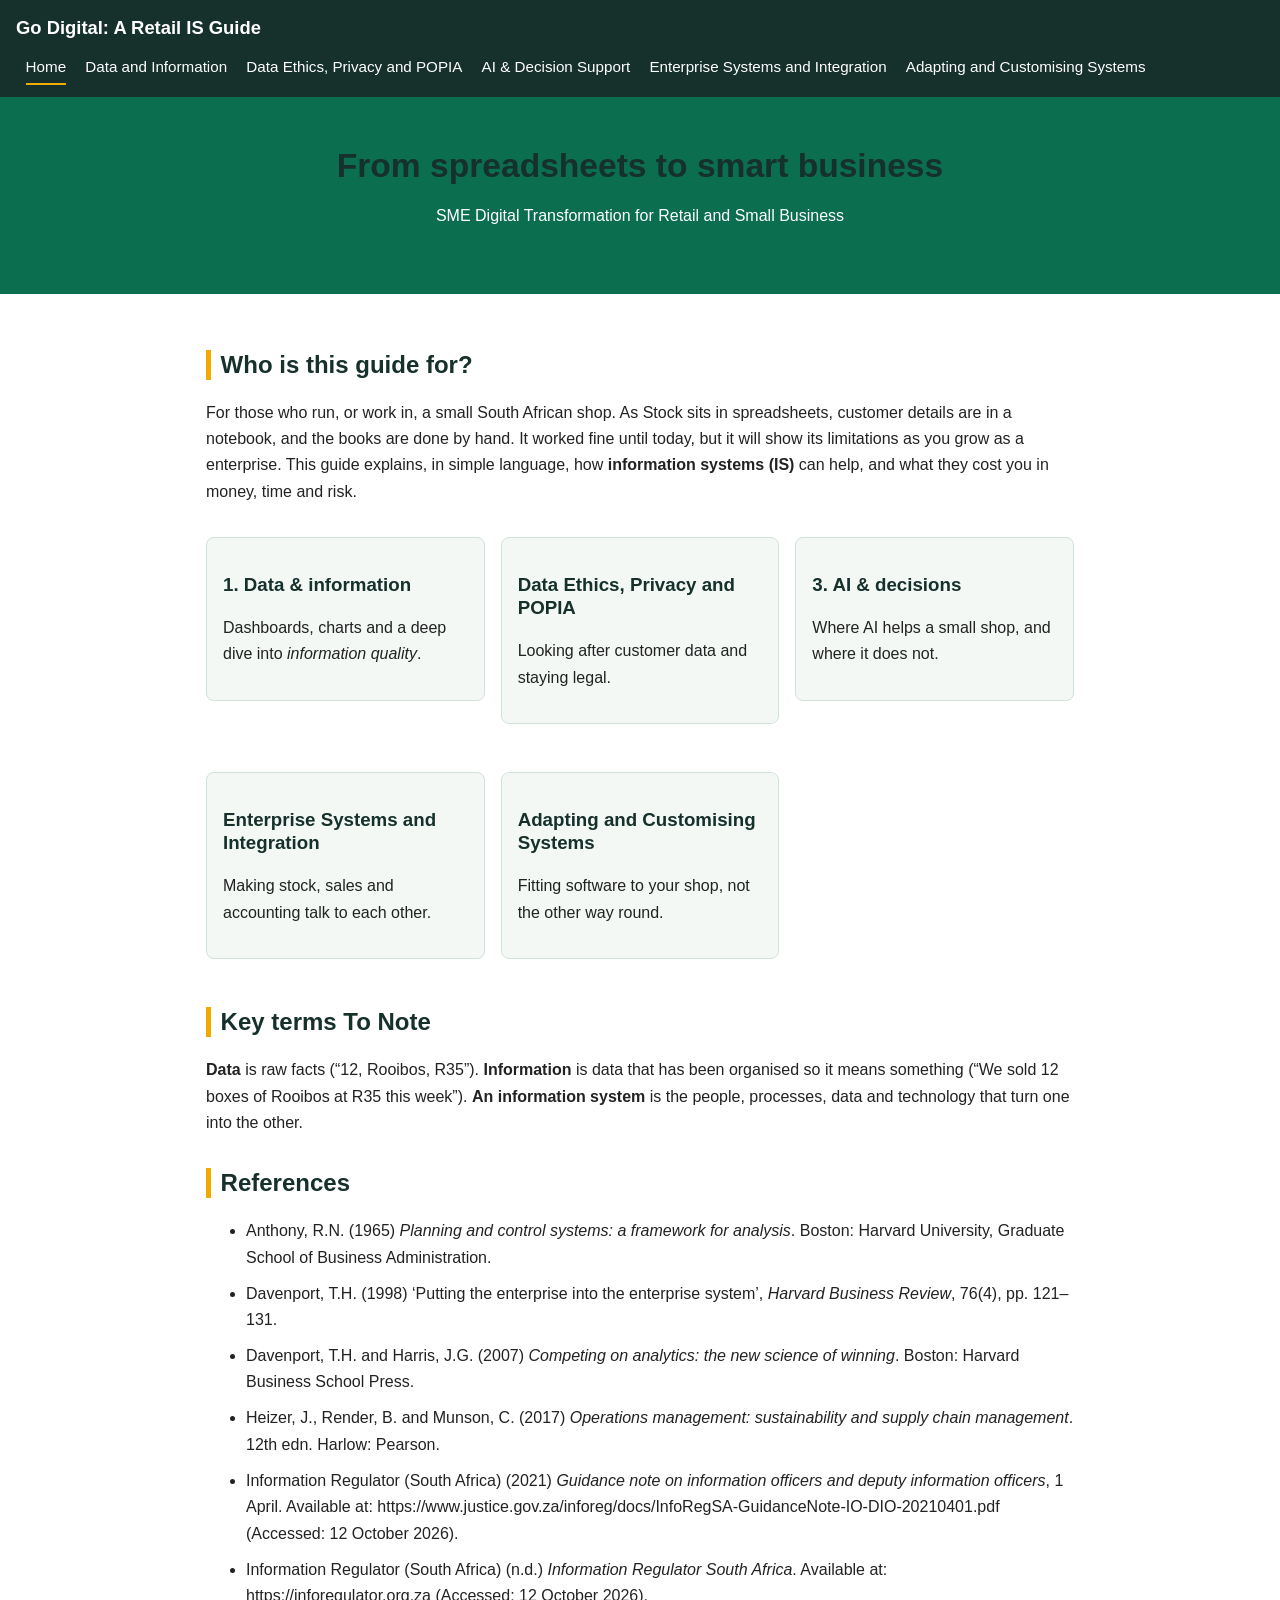
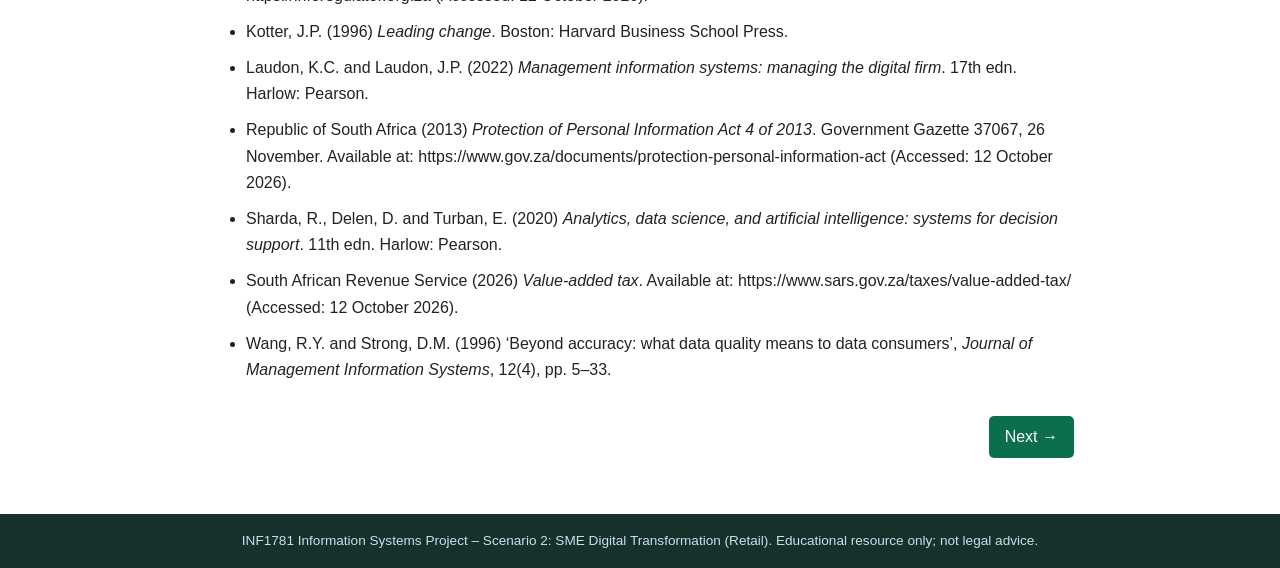
<file: site/index.html>
<!DOCTYPE html>
<html lang="en"><head><meta charset="UTF-8"><meta name="viewport" content="width=device-width, initial-scale=1.0"><title>Home | Go Digital Retail Guide</title><style>
:root{--g:#0b6e4f;--d:#16302b;--l:#f3f8f5;--a:#f2a900;--t:#222}
*{box-sizing:border-box}
body{font-family:Segoe UI,Arial,sans-serif;margin:0;color:var(--t);line-height:1.65;background:#fff}
header{background:var(--d);color:#fff;padding:.8rem 1rem;display:flex;flex-wrap:wrap;justify-content:space-between;align-items:center;gap:.5rem}
header strong{font-size:1.15rem}
nav{display:flex;flex-wrap:wrap}
nav a{color:#fff;text-decoration:none;margin:0 .6rem;padding:.2rem 0;font-size:.95rem}
nav a:hover,nav a.on{border-bottom:2px solid var(--a)}
.hero{background:var(--g);color:#fff;padding:3rem 1rem;text-align:center}
.hero h1{margin:0 0 .5rem;font-size:2.1rem}
main{max-width:900px;margin:auto;padding:1.5rem 1rem}
h1,h2,h3{color:var(--d);line-height:1.25}
h2{border-left:5px solid var(--a);padding-left:.6rem;margin-top:2rem}
.card{background:var(--l);border:1px solid #cfe3d8;border-radius:8px;padding:1rem;margin:1rem 0}
.grid{display:grid;grid-template-columns:repeat(auto-fit,minmax(250px,1fr));gap:1rem}
.grid a{text-decoration:none;color:inherit}
.grid .card:hover{border-color:var(--g);box-shadow:0 2px 8px #0002}
.tip{border-left:5px solid var(--g);background:#eaf6ef;padding:.7rem 1rem;margin:1rem 0}
.warn{border-left:5px solid #c0392b;background:#fdecea;padding:.7rem 1rem;margin:1rem 0}
table{border-collapse:collapse;width:100%;margin:1rem 0;font-size:.93rem}
th,td{border:1px solid #bbb;padding:.45rem;text-align:left}
th{background:var(--d);color:#fff}
.bad{background:#fdecea}
.bar{background:#ddd;border-radius:4px;margin:.3rem 0}
.bar div{background:var(--g);color:#fff;padding:.15rem .5rem;border-radius:4px;font-size:.85rem;white-space:nowrap}
.tbl{overflow-x:auto}
.pn{display:flex;justify-content:space-between;margin-top:2rem}
.pn a{background:var(--g);color:#fff;padding:.5rem 1rem;border-radius:5px;text-decoration:none}
footer{background:var(--d);color:#cde;text-align:center;padding:1rem;font-size:.85rem;margin-top:2rem}
.refs li{margin-bottom:.6rem;word-break:break-word}
</style></head><body>
<header><strong>Go Digital: A Retail IS Guide</strong><nav><a href="index.html" class=on>Home</a><a href="information-management.html">Data and Information</a><a href="popia.html">Data Ethics, Privacy and POPIA</a><a href="ai.html">AI &amp; Decision Support</a><a href="enterprise.html">Enterprise Systems and Integration</a><a href="customising.html">Adapting and Customising Systems</a></nav></header>
<div class="hero"><h1>From spreadsheets to smart business</h1><p> SME Digital Transformation for Retail and Small Business</p></div><main>
<h2>Who is this guide for?</h2>
<p> For those who run, or work in, a small South African shop. As Stock sits in spreadsheets, customer details are in a notebook, and the books are done by hand. It worked fine until today, but it will show its limitations as you grow as a enterprise. This guide explains, in simple language, how <strong>information systems (IS)</strong> can help, and what they cost you in money, time and risk.</p>

<div class="grid">
<a href="information-management.html"><div class="card"><h3>1. Data &amp; information</h3><p>Dashboards, charts and a deep dive into <em>information quality</em>.</p></div></a>
<a href="popia.html"><div class="card"><h3>Data Ethics, Privacy and POPIA</h3><p>Looking after customer data and staying legal.</p></div></a>
<a href="ai.html"><div class="card"><h3>3. AI &amp; decisions</h3><p>Where AI helps a small shop, and where it does not.</p></div></a>
<a href="enterprise.html"><div class="card"><h3>Enterprise Systems and Integration</h3><p>Making stock, sales and accounting talk to each other.</p></div></a>
<a href="customising.html"><div class="card"><h3>Adapting and Customising Systems</h3><p>Fitting software to your shop, not the other way round.</p></div></a></div>
<h2>Key terms To Note</h2>
<p><strong>Data</strong> is raw facts (&ldquo;12, Rooibos, R35&rdquo;). <strong>Information</strong> is data that has been organised so it means something (&ldquo;We sold 12 boxes of Rooibos at R35 this week&rdquo;). <strong>An information system</strong> is the people, processes, data and technology that turn one into the other.</p>
<h2>References</h2>
<ul class="refs">
<li>Anthony, R.N. (1965) <em>Planning and control systems: a framework for analysis</em>. Boston: Harvard University, Graduate School of Business Administration.</li>
<li>Davenport, T.H. (1998) &lsquo;Putting the enterprise into the enterprise system&rsquo;, <em>Harvard Business Review</em>, 76(4), pp. 121&ndash;131.</li>
<li>Davenport, T.H. and Harris, J.G. (2007) <em>Competing on analytics: the new science of winning</em>. Boston: Harvard Business School Press.</li>
<li>Heizer, J., Render, B. and Munson, C. (2017) <em>Operations management: sustainability and supply chain management</em>. 12th edn. Harlow: Pearson.</li>
<li>Information Regulator (South Africa) (2021) <em>Guidance note on information officers and deputy information officers</em>, 1 April. Available at: https://www.justice.gov.za/inforeg/docs/InfoRegSA-GuidanceNote-IO-DIO-20210401.pdf (Accessed: 12 October 2026).</li>
<li>Information Regulator (South Africa) (n.d.) <em>Information Regulator South Africa</em>. Available at: https://inforegulator.org.za (Accessed: 12 October 2026).</li>
<li>Kotter, J.P. (1996) <em>Leading change</em>. Boston: Harvard Business School Press.</li>
<li>Laudon, K.C. and Laudon, J.P. (2022) <em>Management information systems: managing the digital firm</em>. 17th edn. Harlow: Pearson.</li>
<li>Republic of South Africa (2013) <em>Protection of Personal Information Act 4 of 2013</em>. Government Gazette 37067, 26 November. Available at: https://www.gov.za/documents/protection-personal-information-act (Accessed: 12 October 2026).</li>
<li>Sharda, R., Delen, D. and Turban, E. (2020) <em>Analytics, data science, and artificial intelligence: systems for decision support</em>. 11th edn. Harlow: Pearson.</li>
<li>South African Revenue Service (2026) <em>Value-added tax</em>. Available at: https://www.sars.gov.za/taxes/value-added-tax/ (Accessed: 12 October 2026).</li>
<li>Wang, R.Y. and Strong, D.M. (1996) &lsquo;Beyond accuracy: what data quality means to data consumers&rsquo;, <em>Journal of Management Information Systems</em>, 12(4), pp. 5&ndash;33.</li>
</ul>
<div class="pn"><span></span><a href="information-management.html">Next &rarr;</a></div></main>
<footer>INF1781 Information Systems Project &ndash; Scenario 2: SME Digital Transformation (Retail). Educational resource only; not legal advice.</footer></body></html>
</file>
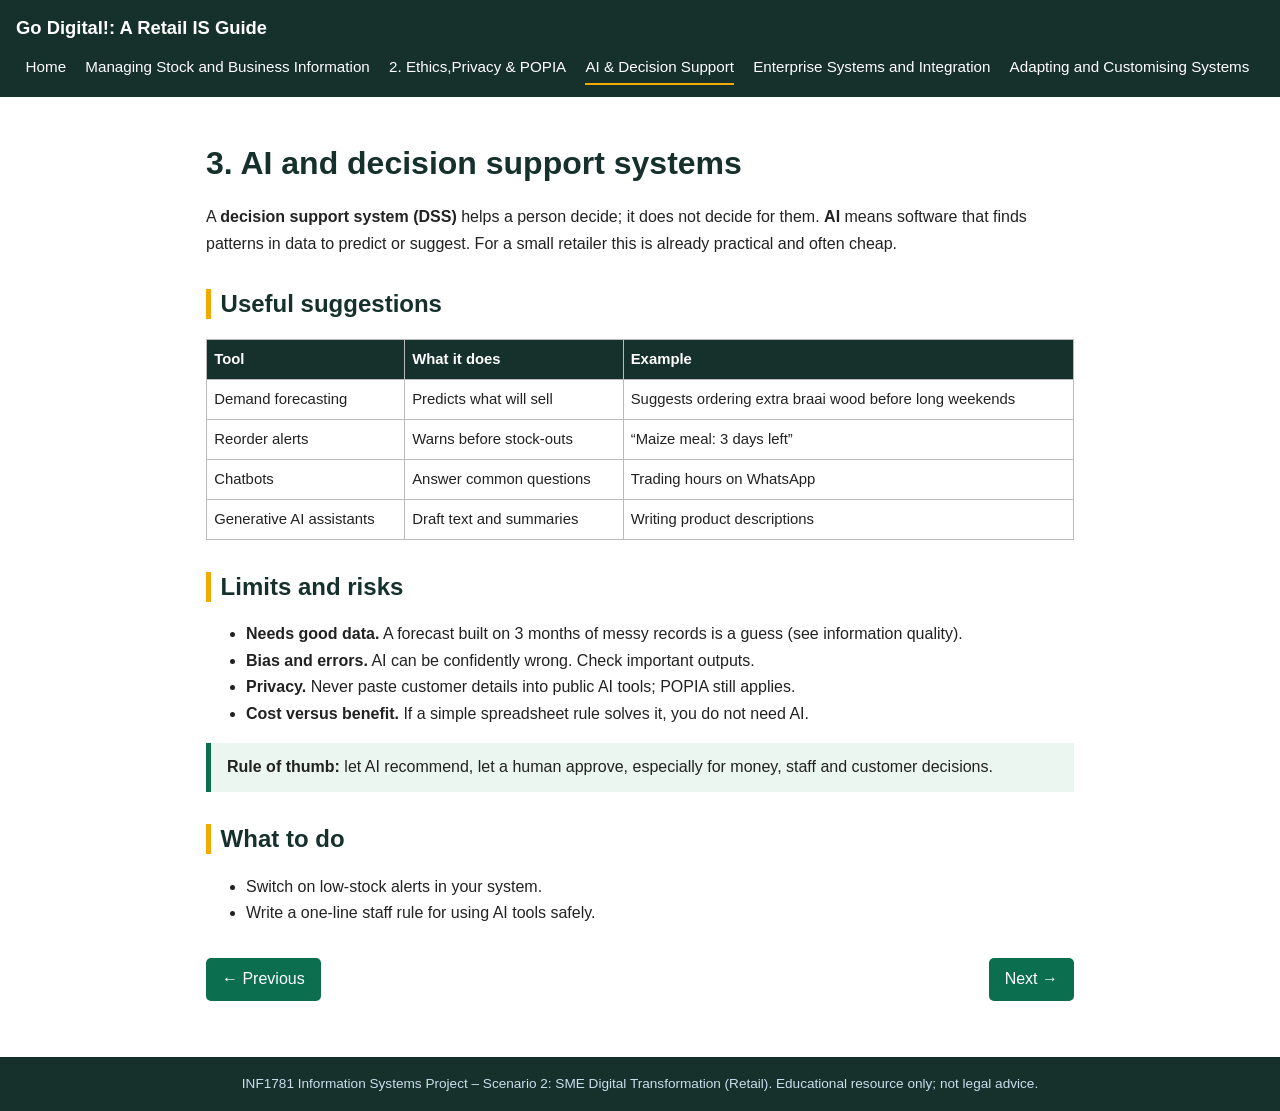
<file: site/ai.html>
<!DOCTYPE html>
<html lang="en"><head><meta charset="UTF-8"><meta name="viewport" content="width=device-width, initial-scale=1.0"><title>AI and Decision Support | Go Digital Retail Guide</title><style>
:root{--g:#0b6e4f;--d:#16302b;--l:#f3f8f5;--a:#f2a900;--t:#222}
*{box-sizing:border-box}
body{font-family:Segoe UI,Arial,sans-serif;margin:0;color:var(--t);line-height:1.65;background:#fff}
header{background:var(--d);color:#fff;padding:.8rem 1rem;display:flex;flex-wrap:wrap;justify-content:space-between;align-items:center;gap:.5rem}
header strong{font-size:1.15rem}
nav{display:flex;flex-wrap:wrap}
nav a{color:#fff;text-decoration:none;margin:0 .6rem;padding:.2rem 0;font-size:.95rem}
nav a:hover,nav a.on{border-bottom:2px solid var(--a)}
.hero{background:var(--g);color:#fff;padding:3rem 1rem;text-align:center}
.hero h1{margin:0 0 .5rem;font-size:2.1rem}
main{max-width:900px;margin:auto;padding:1.5rem 1rem}
h1,h2,h3{color:var(--d);line-height:1.25}
h2{border-left:5px solid var(--a);padding-left:.6rem;margin-top:2rem}
.card{background:var(--l);border:1px solid #cfe3d8;border-radius:8px;padding:1rem;margin:1rem 0}
.grid{display:grid;grid-template-columns:repeat(auto-fit,minmax(250px,1fr));gap:1rem}
.grid a{text-decoration:none;color:inherit}
.grid .card:hover{border-color:var(--g);box-shadow:0 2px 8px #0002}
.tip{border-left:5px solid var(--g);background:#eaf6ef;padding:.7rem 1rem;margin:1rem 0}
.warn{border-left:5px solid #c0392b;background:#fdecea;padding:.7rem 1rem;margin:1rem 0}
table{border-collapse:collapse;width:100%;margin:1rem 0;font-size:.93rem}
th,td{border:1px solid #bbb;padding:.45rem;text-align:left}
th{background:var(--d);color:#fff}
.bad{background:#fdecea}
.bar{background:#ddd;border-radius:4px;margin:.3rem 0}
.bar div{background:var(--g);color:#fff;padding:.15rem .5rem;border-radius:4px;font-size:.85rem;white-space:nowrap}
.tbl{overflow-x:auto}
.pn{display:flex;justify-content:space-between;margin-top:2rem}
.pn a{background:var(--g);color:#fff;padding:.5rem 1rem;border-radius:5px;text-decoration:none}
footer{background:var(--d);color:#cde;text-align:center;padding:1rem;font-size:.85rem;margin-top:2rem}
</style></head><body>
<header><strong>Go Digital!: A Retail IS Guide</strong><nav><a href="index.html">Home</a><a href="information-management.html">Managing Stock and Business Information</a><a href="popia.html">2. Ethics,Privacy &amp; POPIA</a><a href="ai.html" class=on>AI &amp; Decision Support</a><a href="enterprise.html">Enterprise Systems and Integration</a><a href="customising.html">Adapting and Customising Systems</a></nav></header>
<main>
<h1>3. AI and decision support systems</h1>
<p>A <strong>decision support system (DSS)</strong> helps a person decide; it does not decide for them. <strong>AI</strong> means software that finds patterns in data to predict or suggest. For a small retailer this is already practical and often cheap.</p>
<h2>Useful suggestions</h2>
<table><tr><th>Tool</th><th>What it does</th><th>Example</th></tr>
<tr><td>Demand forecasting</td><td>Predicts what will sell</td><td>Suggests ordering extra braai wood before long weekends</td></tr>
<tr><td>Reorder alerts</td><td>Warns before stock-outs</td><td>&ldquo;Maize meal: 3 days left&rdquo;</td></tr>
<tr><td>Chatbots</td><td>Answer common questions</td><td>Trading hours on WhatsApp</td></tr>
<tr><td>Generative AI assistants</td><td>Draft text and summaries</td><td>Writing product descriptions</td></tr></table>
<h2>Limits and risks</h2>
<ul><li><strong>Needs good data.</strong> A forecast built on 3 months of messy records is a guess (see information quality).</li>
<li><strong>Bias and errors.</strong> AI can be confidently wrong. Check important outputs.</li>
<li><strong>Privacy.</strong> Never paste customer details into public AI tools; POPIA still applies.</li>
<li><strong>Cost versus benefit.</strong> If a simple spreadsheet rule solves it, you do not need AI.</li></ul>
<div class="tip"><strong>Rule of thumb:</strong> let AI recommend, let a human approve, especially for money, staff and customer decisions.</div>
<h2>What to do</h2><ul><li>Switch on low-stock alerts in your system.</li><li>Write a one-line staff rule for using AI tools safely.</li></ul>
<div class="pn"><a href="popia.html">&larr; Previous</a><a href="enterprise.html">Next &rarr;</a></div></main>
<footer>INF1781 Information Systems Project &ndash; Scenario 2: SME Digital Transformation (Retail). Educational resource only; not legal advice.</footer></body></html>
</file>
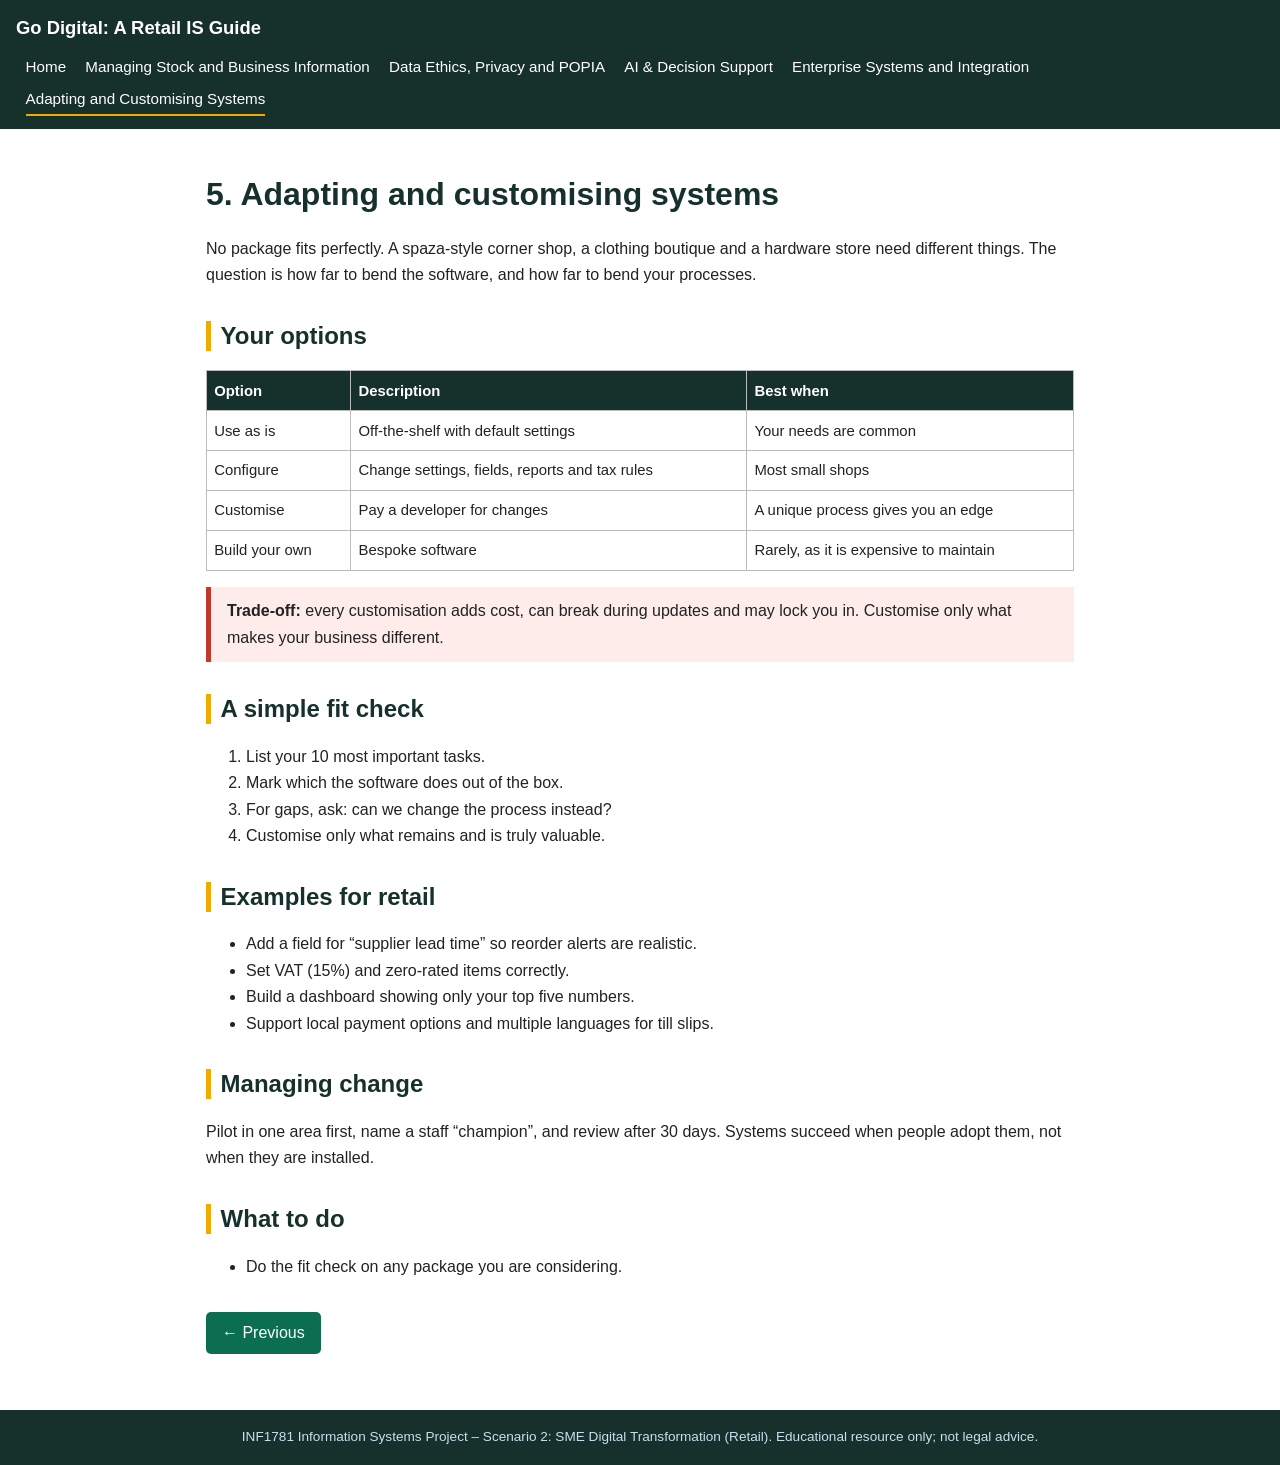
<file: site/customising.html>
<!DOCTYPE html>
<html lang="en"><head><meta charset="UTF-8"><meta name="viewport" content="width=device-width, initial-scale=1.0"><title>Adapting Information Systems | Go Digital Retail Guide</title><style>
:root{--g:#0b6e4f;--d:#16302b;--l:#f3f8f5;--a:#f2a900;--t:#222}
*{box-sizing:border-box}
body{font-family:Segoe UI,Arial,sans-serif;margin:0;color:var(--t);line-height:1.65;background:#fff}
header{background:var(--d);color:#fff;padding:.8rem 1rem;display:flex;flex-wrap:wrap;justify-content:space-between;align-items:center;gap:.5rem}
header strong{font-size:1.15rem}
nav{display:flex;flex-wrap:wrap}
nav a{color:#fff;text-decoration:none;margin:0 .6rem;padding:.2rem 0;font-size:.95rem}
nav a:hover,nav a.on{border-bottom:2px solid var(--a)}
.hero{background:var(--g);color:#fff;padding:3rem 1rem;text-align:center}
.hero h1{margin:0 0 .5rem;font-size:2.1rem}
main{max-width:900px;margin:auto;padding:1.5rem 1rem}
h1,h2,h3{color:var(--d);line-height:1.25}
h2{border-left:5px solid var(--a);padding-left:.6rem;margin-top:2rem}
.card{background:var(--l);border:1px solid #cfe3d8;border-radius:8px;padding:1rem;margin:1rem 0}
.grid{display:grid;grid-template-columns:repeat(auto-fit,minmax(250px,1fr));gap:1rem}
.grid a{text-decoration:none;color:inherit}
.grid .card:hover{border-color:var(--g);box-shadow:0 2px 8px #0002}
.tip{border-left:5px solid var(--g);background:#eaf6ef;padding:.7rem 1rem;margin:1rem 0}
.warn{border-left:5px solid #c0392b;background:#fdecea;padding:.7rem 1rem;margin:1rem 0}
table{border-collapse:collapse;width:100%;margin:1rem 0;font-size:.93rem}
th,td{border:1px solid #bbb;padding:.45rem;text-align:left}
th{background:var(--d);color:#fff}
.bad{background:#fdecea}
.bar{background:#ddd;border-radius:4px;margin:.3rem 0}
.bar div{background:var(--g);color:#fff;padding:.15rem .5rem;border-radius:4px;font-size:.85rem;white-space:nowrap}
.tbl{overflow-x:auto}
.pn{display:flex;justify-content:space-between;margin-top:2rem}
.pn a{background:var(--g);color:#fff;padding:.5rem 1rem;border-radius:5px;text-decoration:none}
footer{background:var(--d);color:#cde;text-align:center;padding:1rem;font-size:.85rem;margin-top:2rem}
</style></head><body>
<header><strong>Go Digital: A Retail IS Guide</strong><nav><a href="index.html">Home</a><a href="information-management.html">Managing Stock and Business Information</a><a href="popia.html">Data Ethics, Privacy and POPIA</a><a href="ai.html">AI &amp; Decision Support</a><a href="enterprise.html">Enterprise Systems and Integration</a><a href="customising.html" class=on>Adapting and Customising Systems</a></nav></header>
<main>
<h1>5. Adapting and customising systems</h1>
<p>No package fits perfectly. A spaza-style corner shop, a clothing boutique and a hardware store need different things. The question is how far to bend the software, and how far to bend your processes.</p>
<h2>Your options</h2>
<table><tr><th>Option</th><th>Description</th><th>Best when</th></tr>
<tr><td>Use as is</td><td>Off-the-shelf with default settings</td><td>Your needs are common</td></tr>
<tr><td>Configure</td><td>Change settings, fields, reports and tax rules</td><td>Most small shops</td></tr>
<tr><td>Customise</td><td>Pay a developer for changes</td><td>A unique process gives you an edge</td></tr>
<tr><td>Build your own</td><td>Bespoke software</td><td>Rarely, as it is expensive to maintain</td></tr></table>
<div class="warn"><strong>Trade-off:</strong> every customisation adds cost, can break during updates and may lock you in. Customise only what makes your business different.</div>
<h2>A simple fit check</h2>
<ol><li>List your 10 most important tasks.</li><li>Mark which the software does out of the box.</li><li>For gaps, ask: can we change the process instead?</li><li>Customise only what remains and is truly valuable.</li></ol>
<h2>Examples for retail</h2>
<ul><li>Add a field for &ldquo;supplier lead time&rdquo; so reorder alerts are realistic.</li><li>Set VAT (15%) and zero-rated items correctly.</li><li>Build a dashboard showing only your top five numbers.</li><li>Support local payment options and multiple languages for till slips.</li></ul>
<h2>Managing change</h2>
<p>Pilot in one area first, name a staff &ldquo;champion&rdquo;, and review after 30 days. Systems succeed when people adopt them, not when they are installed.</p>
<h2>What to do</h2><ul><li>Do the fit check on any package you are considering.</li></ul>
<div class="pn"><a href="enterprise.html">&larr; Previous</a><span></span></div></main>
<footer>INF1781 Information Systems Project &ndash; Scenario 2: SME Digital Transformation (Retail). Educational resource only; not legal advice.</footer></body></html>
</file>
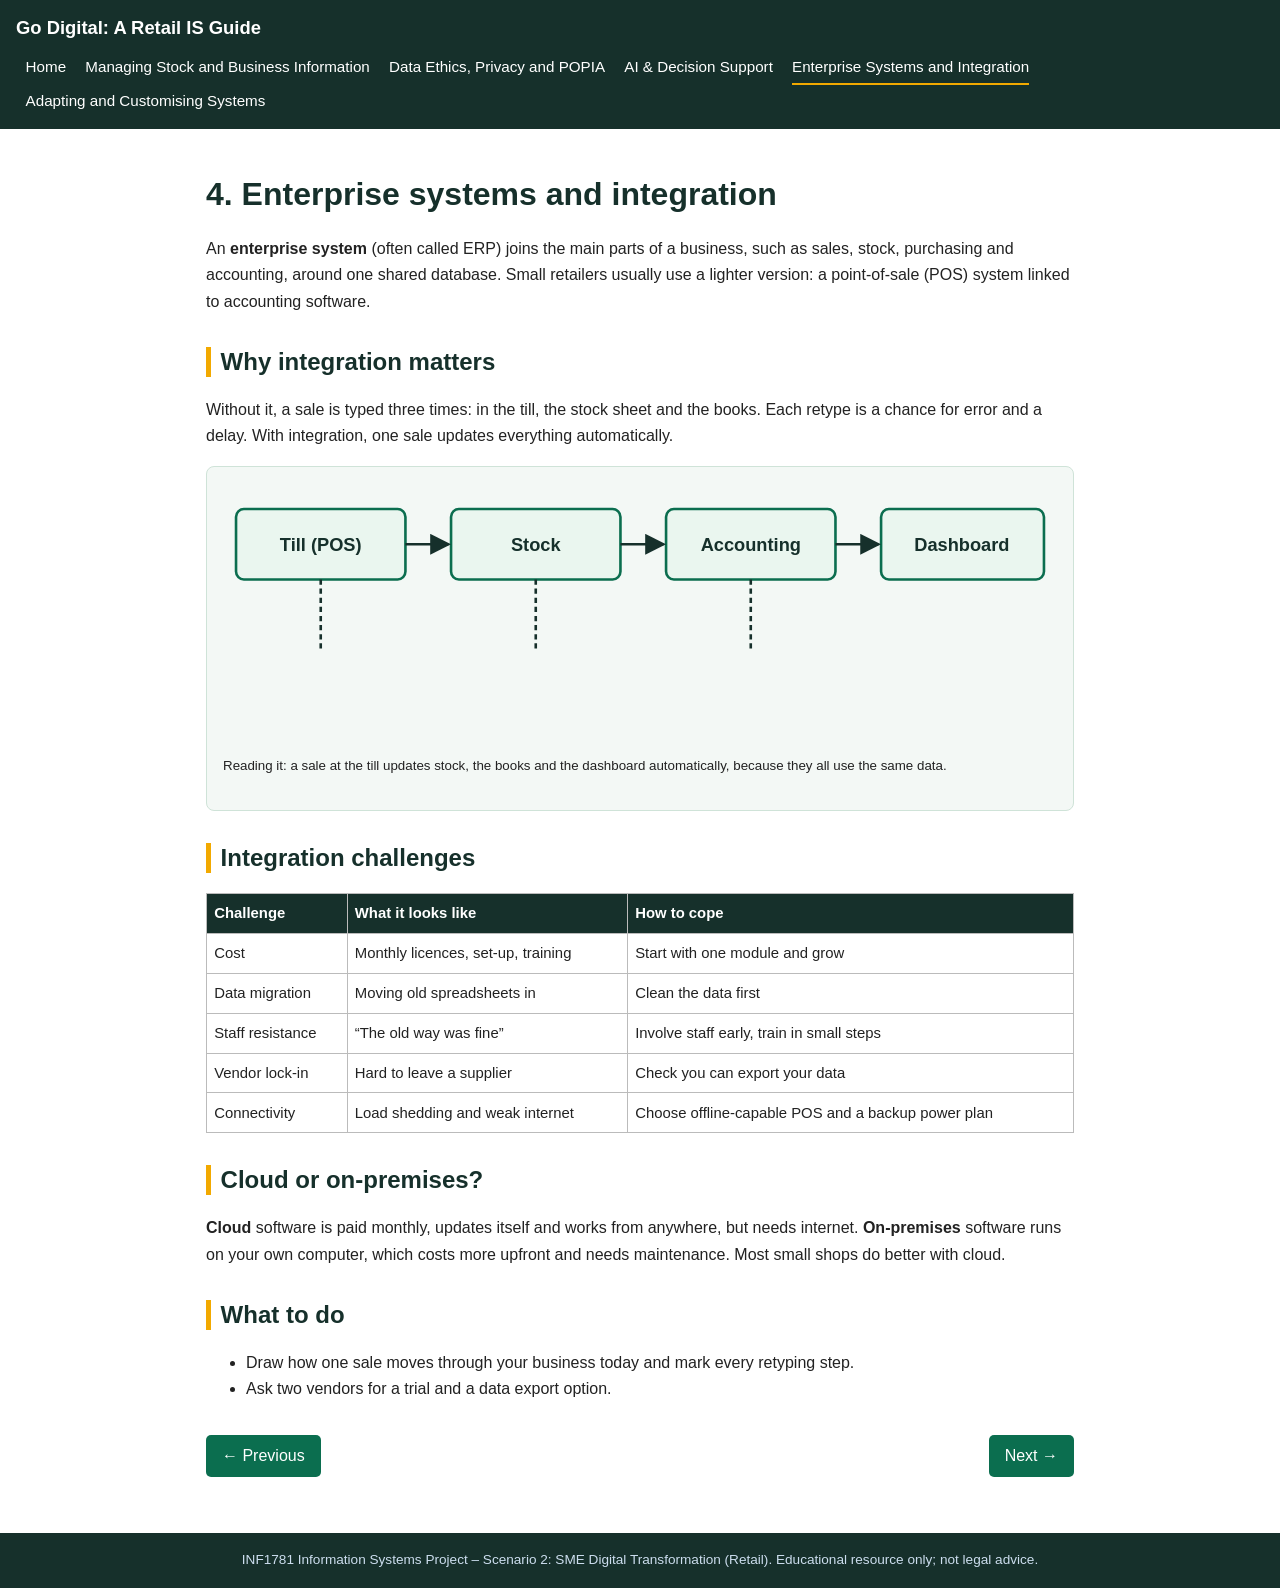
<file: site/enterprise.html>
<!DOCTYPE html>
<html lang="en"><head><meta charset="UTF-8"><meta name="viewport" content="width=device-width, initial-scale=1.0"><title>Enterprise Systems and Integration | Go Digital Retail Guide</title><style>
:root{--g:#0b6e4f;--d:#16302b;--l:#f3f8f5;--a:#f2a900;--t:#222}
*{box-sizing:border-box}
body{font-family:Segoe UI,Arial,sans-serif;margin:0;color:var(--t);line-height:1.65;background:#fff}
header{background:var(--d);color:#fff;padding:.8rem 1rem;display:flex;flex-wrap:wrap;justify-content:space-between;align-items:center;gap:.5rem}
header strong{font-size:1.15rem}
nav{display:flex;flex-wrap:wrap}
nav a{color:#fff;text-decoration:none;margin:0 .6rem;padding:.2rem 0;font-size:.95rem}
nav a:hover,nav a.on{border-bottom:2px solid var(--a)}
.hero{background:var(--g);color:#fff;padding:3rem 1rem;text-align:center}
.hero h1{margin:0 0 .5rem;font-size:2.1rem}
main{max-width:900px;margin:auto;padding:1.5rem 1rem}
h1,h2,h3{color:var(--d);line-height:1.25}
h2{border-left:5px solid var(--a);padding-left:.6rem;margin-top:2rem}
.card{background:var(--l);border:1px solid #cfe3d8;border-radius:8px;padding:1rem;margin:1rem 0}
.grid{display:grid;grid-template-columns:repeat(auto-fit,minmax(250px,1fr));gap:1rem}
.grid a{text-decoration:none;color:inherit}
.grid .card:hover{border-color:var(--g);box-shadow:0 2px 8px #0002}
.tip{border-left:5px solid var(--g);background:#eaf6ef;padding:.7rem 1rem;margin:1rem 0}
.warn{border-left:5px solid #c0392b;background:#fdecea;padding:.7rem 1rem;margin:1rem 0}
table{border-collapse:collapse;width:100%;margin:1rem 0;font-size:.93rem}
th,td{border:1px solid #bbb;padding:.45rem;text-align:left}
th{background:var(--d);color:#fff}
.bad{background:#fdecea}
.bar{background:#ddd;border-radius:4px;margin:.3rem 0}
.bar div{background:var(--g);color:#fff;padding:.15rem .5rem;border-radius:4px;font-size:.85rem;white-space:nowrap}
.tbl{overflow-x:auto}
.pn{display:flex;justify-content:space-between;margin-top:2rem}
.pn a{background:var(--g);color:#fff;padding:.5rem 1rem;border-radius:5px;text-decoration:none}
footer{background:var(--d);color:#cde;text-align:center;padding:1rem;font-size:.85rem;margin-top:2rem}
</style></head><body>
<header><strong>Go Digital: A Retail IS Guide</strong><nav><a href="index.html">Home</a><a href="information-management.html">Managing Stock and Business Information</a><a href="popia.html">Data Ethics, Privacy and POPIA</a><a href="ai.html">AI &amp; Decision Support</a><a href="enterprise.html" class=on>Enterprise Systems and Integration</a><a href="customising.html">Adapting and Customising Systems</a></nav></header>
<main>
<h1>4. Enterprise systems and integration</h1>
<p>An <strong>enterprise system</strong> (often called ERP) joins the main parts of a business, such as sales, stock, purchasing and accounting, around one shared database. Small retailers usually use a lighter version: a point-of-sale (POS) system linked to accounting software.</p>
<h2>Why integration matters</h2>
<p>Without it, a sale is typed three times: in the till, the stock sheet and the books. Each retype is a chance for error and a delay. With integration, one sale updates everything automatically.</p>
<div class="card"><svg viewBox="0 0 640 200" role="img" aria-label="Diagram: till, stock, accounting and dashboard all connect to one shared database" style="width:100%;height:auto">
<defs><marker id="a" markerWidth="8" markerHeight="8" refX="7" refY="4" orient="auto"><path d="M0,0 L8,4 L0,8 z" fill="#16302b"/></marker></defs>
<g fill="#eaf6ef" stroke="#0b6e4f" stroke-width="2"><rect x="10" y="20" width="130" height="54" rx="6"/><rect x="175" y="20" width="130" height="54" rx="6"/><rect x="340" y="20" width="130" height="54" rx="6"/><rect x="505" y="20" width="125" height="54" rx="6"/></g>
<g font-size="14" fill="#16302b" text-anchor="middle" font-weight="bold"><text x="75" y="52">Till (POS)</text><text x="240" y="52">Stock</text><text x="405" y="52">Accounting</text><text x="567" y="52">Dashboard</text></g>
<g stroke="#16302b" stroke-width="2" marker-end="url(#a)"><line x1="140" y1="47" x2="173" y2="47"/><line x1="305" y1="47" x2="338" y2="47"/><line x1="470" y1="47" x2="503" y2="47"/></g>
<g stroke="#16302b" stroke-width="2" stroke-dasharray="4 3"><line x1="75" y1="74" x2="75" y2="130"/><line x1="240" y1="74" x2="240" y2="130"/><line x1="405" y1="74" x2="405" y2="130"/><line x1("url(#a)"><line x1("url(#a)"><line x1("url(#a)"><line x1("url(#a)"><line x1("url(#a)"><line x1("url(#a)"><line x1("url(#a)"><line x1("url(#a)"><line x1("url(#a)"><line x1("url(#a)"><line x1("url(#a)"><line x1("url(#a)"><line x1("url(#a)"><line x1("url(#a)"><line x1("url(#a)"><line x1("url(#a)"><line x₁ = 75; y₁ = 74;	x₂ = 75;	y₂ = 130;
<p><small>Reading it: a sale at the till updates stock, the books and the dashboard automatically, because they all use the same data.</small></p></div>
<h2>Integration challenges</h2>
<table><tr><th>Challenge</th><th>What it looks like</th><th>How to cope</th></tr>
<tr><td>Cost</td><td>Monthly licences, set-up, training</td><td>Start with one module and grow</td></tr>
<tr><td>Data migration</td><td>Moving old spreadsheets in</td><td>Clean the data first</td></tr>
<tr><td>Staff resistance</td><td>&ldquo;The old way was fine&rdquo;</td><td>Involve staff early, train in small steps</td></tr>
<tr><td>Vendor lock-in</td><td>Hard to leave a supplier</td><td>Check you can export your data</td></tr>
<tr><td>Connectivity</td><td>Load shedding and weak internet</td><td>Choose offline-capable POS and a backup power plan</td></tr></table>
<h2>Cloud or on-premises?</h2>
<p><strong>Cloud</strong> software is paid monthly, updates itself and works from anywhere, but needs internet. <strong>On-premises</strong> software runs on your own computer, which costs more upfront and needs maintenance. Most small shops do better with cloud.</p>
<h2>What to do</h2><ul><li>Draw how one sale moves through your business today and mark every retyping step.</li><li>Ask two vendors for a trial and a data export option.</li></ul>
<div class="pn"><a href="ai.html">&larr; Previous</a><a href="customising.html">Next &rarr;</a></div></main>
<footer>INF1781 Information Systems Project &ndash; Scenario 2: SME Digital Transformation (Retail). Educational resource only; not legal advice.</footer></body></html>
</file>
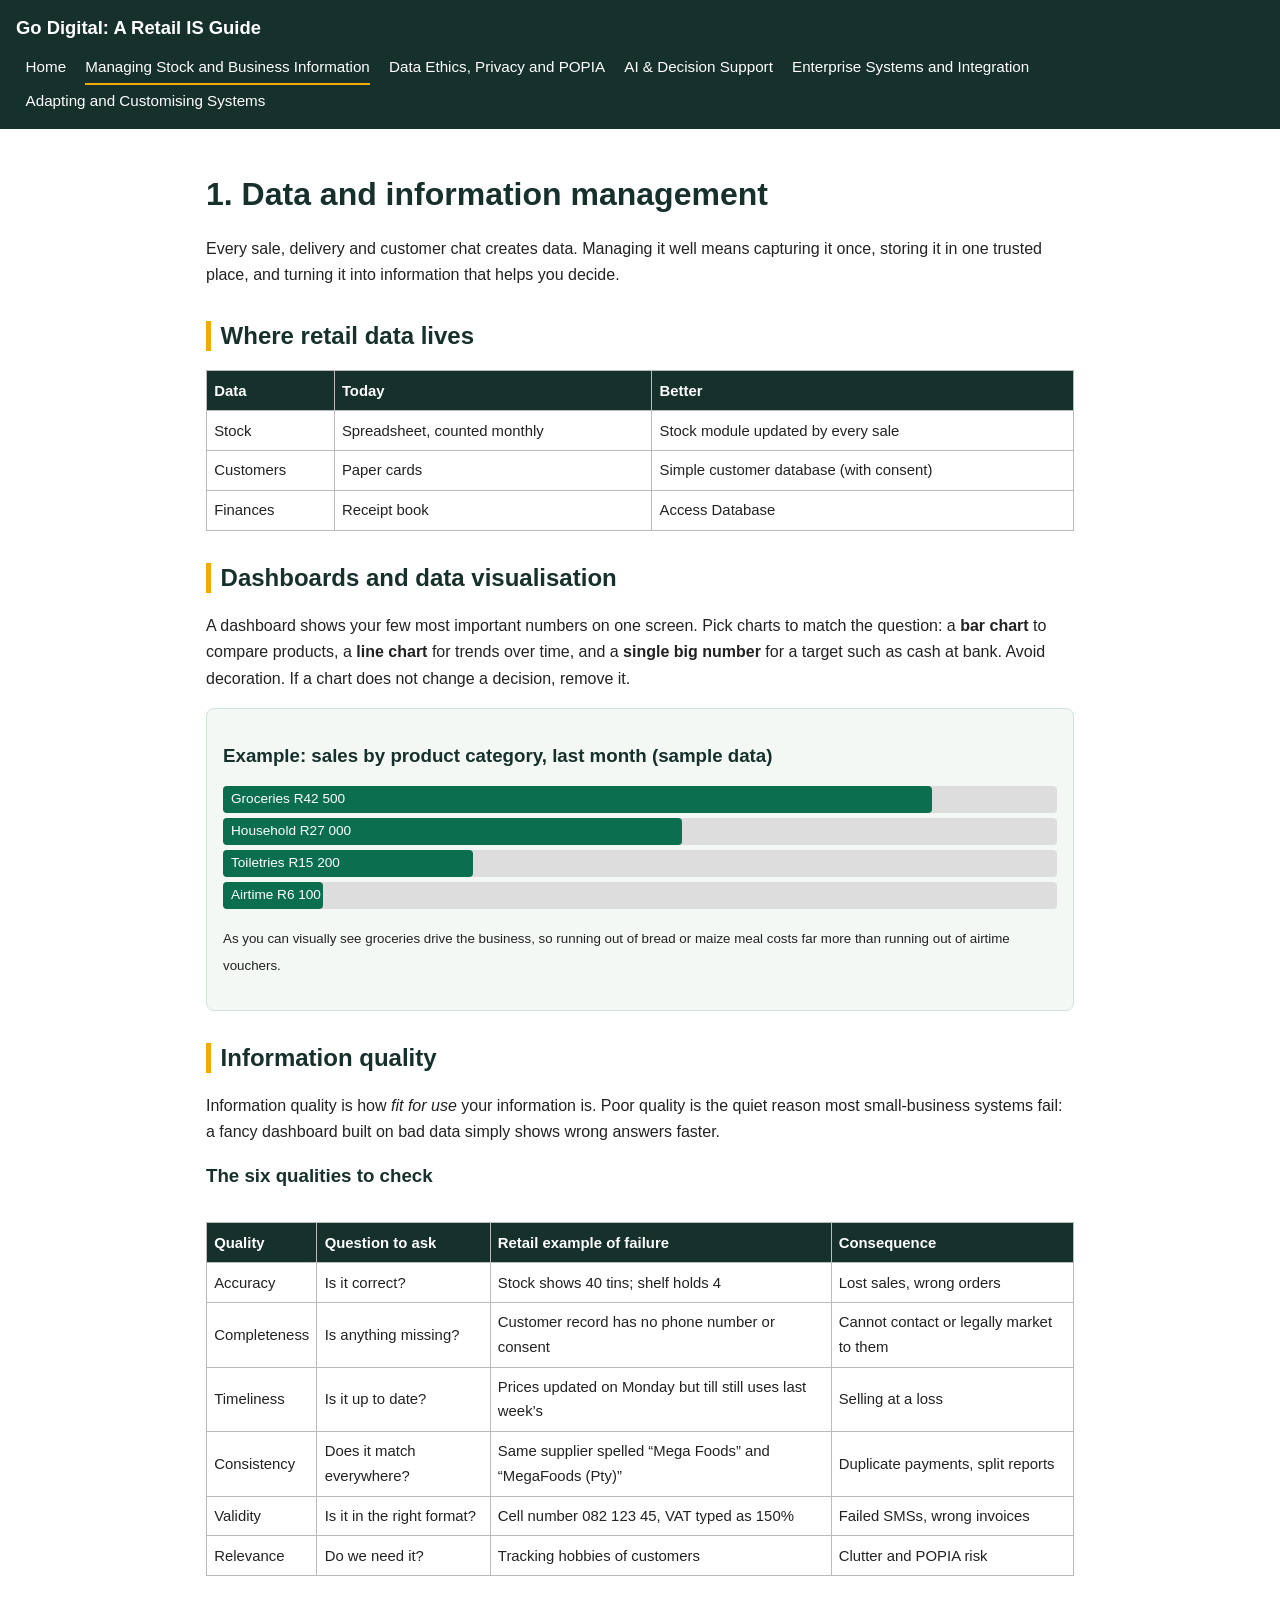
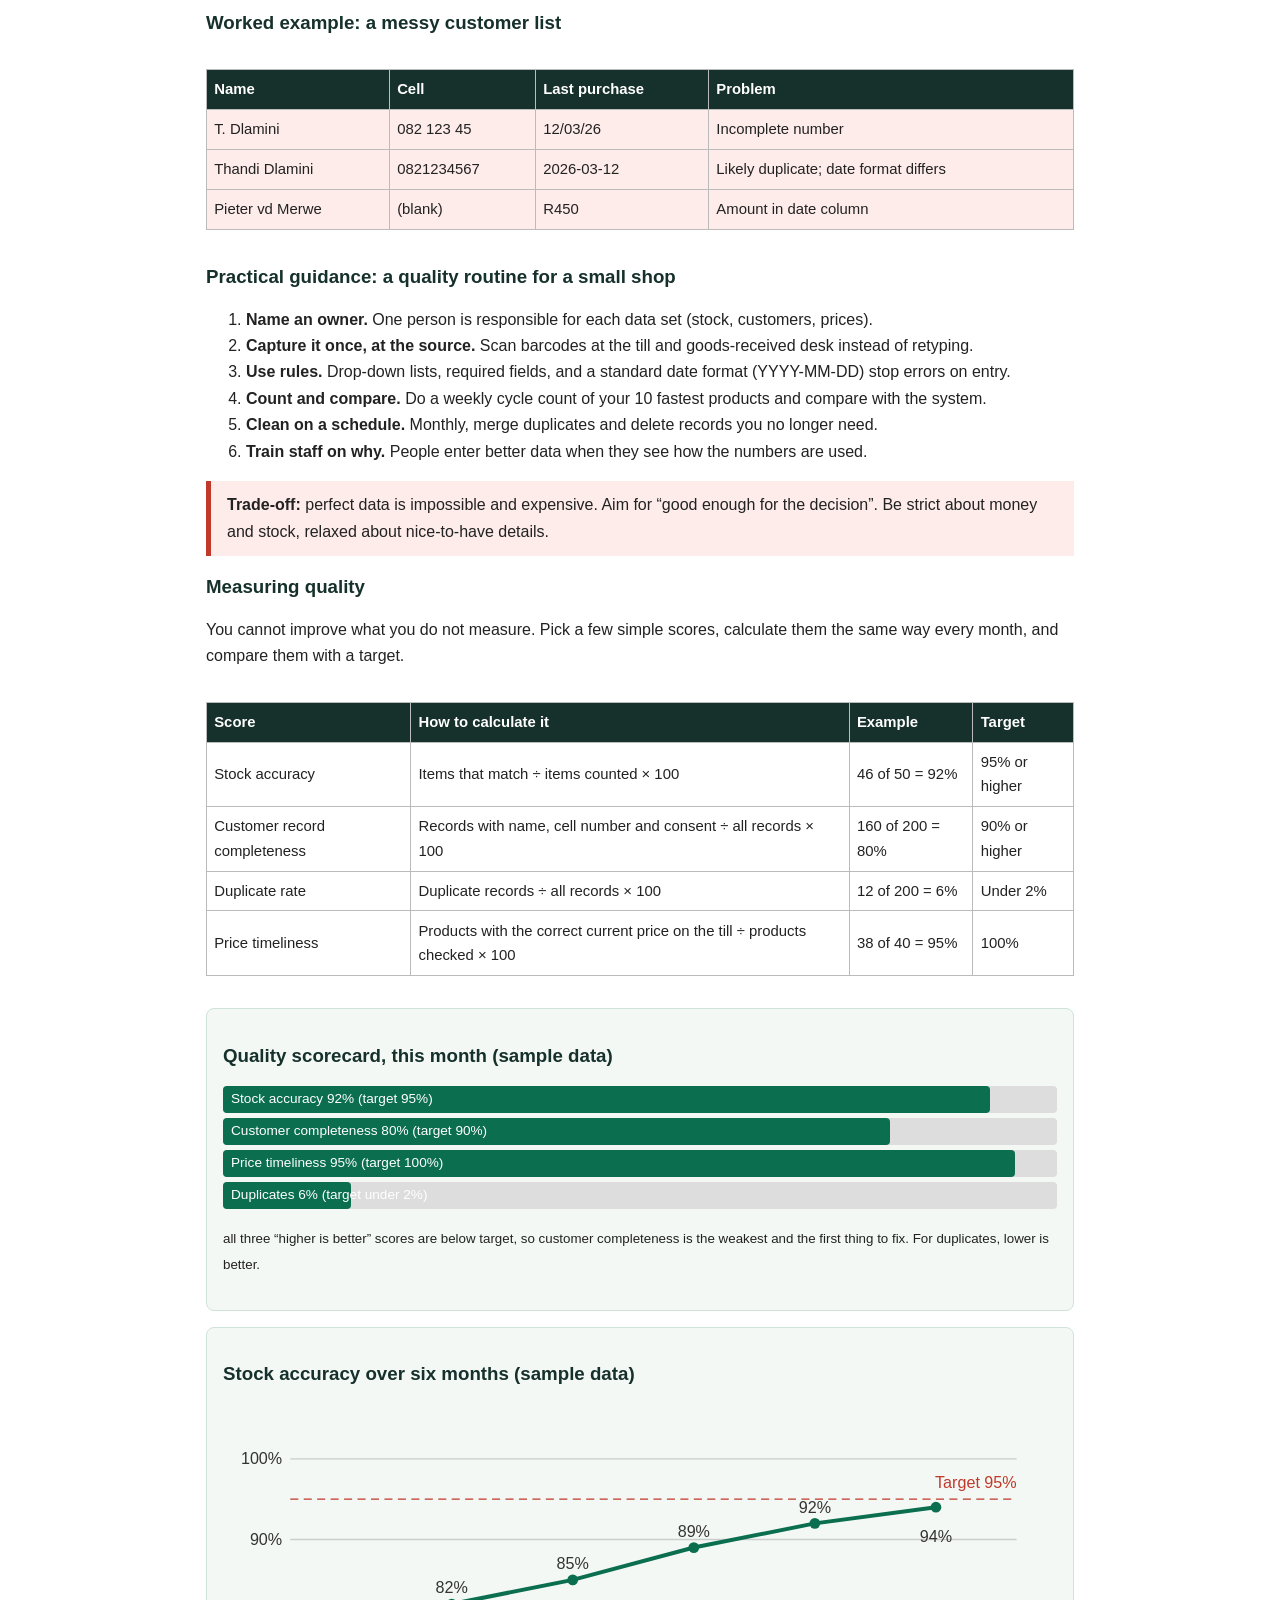
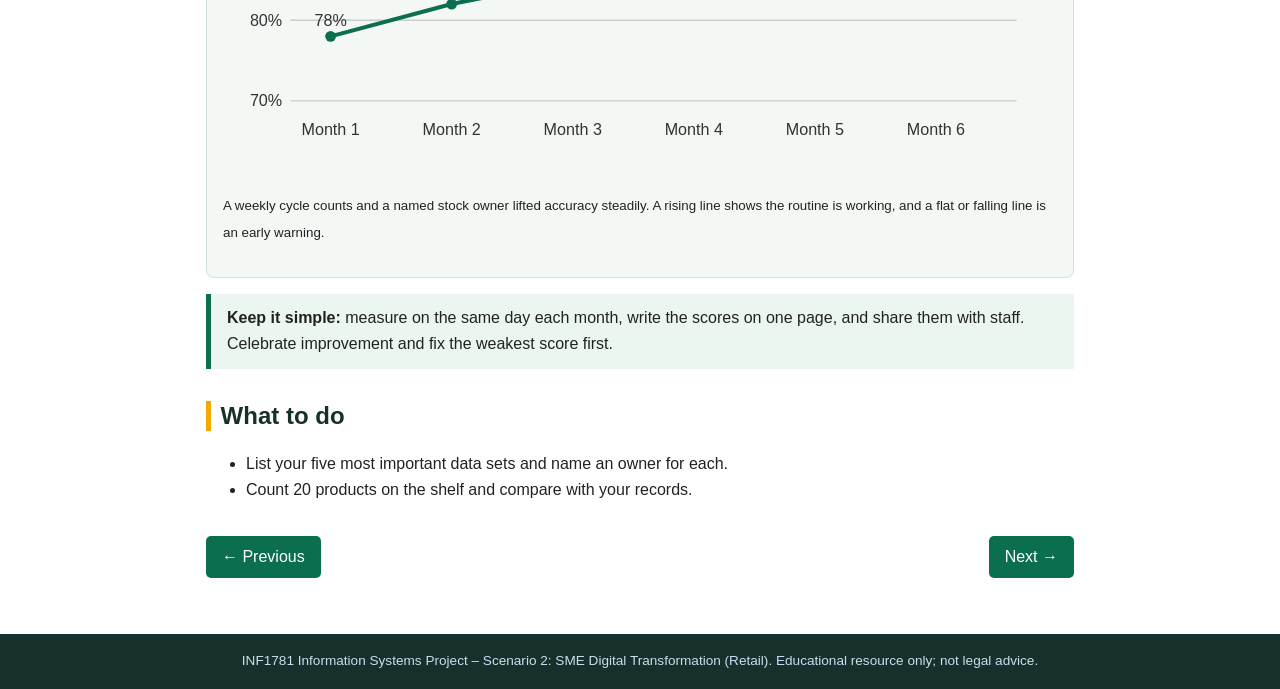
<file: site/information-management.html>
<!DOCTYPE html>
<html lang="en"><head><meta charset="UTF-8"><meta name="viewport" content="width=device-width, initial-scale=1.0"><title>Data and Information | Go Digital Retail Guide</title><style>
:root{--g:#0b6e4f;--d:#16302b;--l:#f3f8f5;--a:#f2a900;--t:#222}
*{box-sizing:border-box}
body{font-family:Segoe UI,Arial,sans-serif;margin:0;color:var(--t);line-height:1.65;background:#fff}
header{background:var(--d);color:#fff;padding:.8rem 1rem;display:flex;flex-wrap:wrap;justify-content:space-between;align-items:center;gap:.5rem}
header strong{font-size:1.15rem}
nav{display:flex;flex-wrap:wrap}
nav a{color:#fff;text-decoration:none;margin:0 .6rem;padding:.2rem 0;font-size:.95rem}
nav a:hover,nav a.on{border-bottom:2px solid var(--a)}
.hero{background:var(--g);color:#fff;padding:3rem 1rem;text-align:center}
.hero h1{margin:0 0 .5rem;font-size:2.1rem}
main{max-width:900px;margin:auto;padding:1.5rem 1rem}
h1,h2,h3{color:var(--d);line-height:1.25}
h2{border-left:5px solid var(--a);padding-left:.6rem;margin-top:2rem}
.card{background:var(--l);border:1px solid #cfe3d8;border-radius:8px;padding:1rem;margin:1rem 0}
.grid{display:grid;grid-template-columns:repeat(auto-fit,minmax(250px,1fr));gap:1rem}
.grid a{text-decoration:none;color:inherit}
.grid .card:hover{border-color:var(--g);box-shadow:0 2px 8px #0002}
.tip{border-left:5px solid var(--g);background:#eaf6ef;padding:.7rem 1rem;margin:1rem 0}
.warn{border-left:5px solid #c0392b;background:#fdecea;padding:.7rem 1rem;margin:1rem 0}
table{border-collapse:collapse;width:100%;margin:1rem 0;font-size:.93rem}
th,td{border:1px solid #bbb;padding:.45rem;text-align:left}
th{background:var(--d);color:#fff}
.bad{background:#fdecea}
.bar{background:#ddd;border-radius:4px;margin:.3rem 0}
.bar div{background:var(--g);color:#fff;padding:.15rem .5rem;border-radius:4px;font-size:.85rem;white-space:nowrap}
.tbl{overflow-x:auto}
.pn{display:flex;justify-content:space-between;margin-top:2rem}
.pn a{background:var(--g);color:#fff;padding:.5rem 1rem;border-radius:5px;text-decoration:none}
footer{background:var(--d);color:#cde;text-align:center;padding:1rem;font-size:.85rem;margin-top:2rem}
</style></head><body>
<header><strong>Go Digital: A Retail IS Guide</strong><nav><a href="index.html">Home</a><a href="information-management.html" class=on>Managing Stock and Business Information</a><a href="popia.html">Data Ethics, Privacy and POPIA</a><a href="ai.html">AI &amp; Decision Support</a><a href="enterprise.html">Enterprise Systems and Integration</a><a href="customising.html">Adapting and Customising Systems</a></nav></header>
<main>
<h1>1. Data and information management</h1>
<p>Every sale, delivery and customer chat creates data. Managing it well means capturing it once, storing it in one trusted place, and turning it into information that helps you decide.</p>
<h2>Where retail data lives</h2>
<table><tr><th>Data</th><th>Today</th><th>Better</th></tr>
<tr><td>Stock</td><td>Spreadsheet, counted monthly</td><td>Stock module updated by every sale</td></tr>
<tr><td>Customers</td><td>Paper cards</td><td>Simple customer database (with consent)</td></tr>
<tr><td>Finances</td><td>Receipt book</td><td>Access Database</td></tr></table>
<h2>Dashboards and data visualisation</h2>
<p>A dashboard shows your few most important numbers on one screen. Pick charts to match the question: a <strong>bar chart</strong> to compare products, a <strong>line chart</strong> for trends over time, and a <strong>single big number</strong> for a target such as cash at bank. Avoid decoration. If a chart does not change a decision, remove it.</p>
<div class="card"><h3>Example: sales by product category, last month (sample data)</h3>
<div class="bar"><div style="width:85%">Groceries R42 500</div></div>
<div class="bar"><div style="width:55%">Household R27 000</div></div>
<div class="bar"><div style="width:30%">Toiletries R15 200</div></div>
<div class="bar"><div style="width:12%">Airtime R6 100</div></div>
<p><small>As you can visually see groceries drive the business, so running out of bread or maize meal costs far more than running out of airtime vouchers.</small></p></div>
<h2>Information quality </h2>
<p>Information quality is how <em>fit for use</em> your information is. Poor quality is the quiet reason most small-business systems fail: a fancy dashboard built on bad data simply shows wrong answers faster.</p>
<h3>The six qualities to check</h3>
<div class="tbl"><table><tr><th>Quality</th><th>Question to ask</th><th>Retail example of failure</th><th>Consequence</th></tr>
<tr><td>Accuracy</td><td>Is it correct?</td><td>Stock shows 40 tins; shelf holds 4</td><td>Lost sales, wrong orders</td></tr>
<tr><td>Completeness</td><td>Is anything missing?</td><td>Customer record has no phone number or consent</td><td>Cannot contact or legally market to them</td></tr>
<tr><td>Timeliness</td><td>Is it up to date?</td><td>Prices updated on Monday but till still uses last week&rsquo;s</td><td>Selling at a loss</td></tr>
<tr><td>Consistency</td><td>Does it match everywhere?</td><td>Same supplier spelled &ldquo;Mega Foods&rdquo; and &ldquo;MegaFoods (Pty)&rdquo;</td><td>Duplicate payments, split reports</td></tr>
<tr><td>Validity</td><td>Is it in the right format?</td><td>Cell number 082 123 45, VAT typed as 150%</td><td>Failed SMSs, wrong invoices</td></tr>
<tr><td>Relevance</td><td>Do we need it?</td><td>Tracking hobbies of customers</td><td>Clutter and POPIA risk</td></tr></table></div>
<h3>Worked example: a messy customer list</h3>
<div class="tbl"><table><tr><th>Name</th><th>Cell</th><th>Last purchase</th><th>Problem</th></tr>
<tr class="bad"><td>T. Dlamini</td><td>082 123 45</td><td>12/03/26</td><td>Incomplete number</td></tr>
<tr class="bad"><td>Thandi Dlamini</td><td>0821234567</td><td>2026-03-12</td><td>Likely duplicate; date format differs</td></tr>
<tr class="bad"><td>Pieter vd Merwe</td><td>(blank)</td><td>R450</td><td>Amount in date column</td></tr></table></div>
<h3>Practical guidance: a quality routine for a small shop</h3>
<ol><li><strong>Name an owner.</strong> One person is responsible for each data set (stock, customers, prices).</li>
<li><strong>Capture it once, at the source.</strong> Scan barcodes at the till and goods-received desk instead of retyping.</li>
<li><strong>Use rules.</strong> Drop-down lists, required fields, and a standard date format (YYYY-MM-DD) stop errors on entry.</li>
<li><strong>Count and compare.</strong> Do a weekly cycle count of your 10 fastest products and compare with the system.</li>
<li><strong>Clean on a schedule.</strong> Monthly, merge duplicates and delete records you no longer need.</li>
<li><strong>Train staff on why.</strong> People enter better data when they see how the numbers are used.</li></ol>
<div class="warn"><strong>Trade-off:</strong> perfect data is impossible and expensive. Aim for &ldquo;good enough for the decision&rdquo;. Be strict about money and stock, relaxed about nice-to-have details.</div>
<h3>Measuring quality</h3>
<p>You cannot improve what you do not measure. Pick a few simple scores, calculate them the same way every month, and compare them with a target.</p>
<div class="tbl"><table><tr><th>Score</th><th>How to calculate it</th><th>Example</th><th>Target</th></tr>
<tr><td>Stock accuracy</td><td>Items that match &divide; items counted &times; 100</td><td>46 of 50 = 92%</td><td>95% or higher</td></tr>
<tr><td>Customer record completeness</td><td>Records with name, cell number and consent &divide; all records &times; 100</td><td>160 of 200 = 80%</td><td>90% or higher</td></tr>
<tr><td>Duplicate rate</td><td>Duplicate records &divide; all records &times; 100</td><td>12 of 200 = 6%</td><td>Under 2%</td></tr>
<tr><td>Price timeliness</td><td>Products with the correct current price on the till &divide; products checked &times; 100</td><td>38 of 40 = 95%</td><td>100%</td></tr></table></div>
<div class="card"><h3>Quality scorecard, this month (sample data)</h3>
<div class="bar"><div style="width:92%">Stock accuracy 92% (target 95%)</div></div>
<div class="bar"><div style="width:80%">Customer completeness 80% (target 90%)</div></div>
<div class="bar"><div style="width:95%">Price timeliness 95% (target 100%)</div></div>
<div class="bar"><div style="width:6%;min-width:8rem">Duplicates 6% (target under 2%)</div></div>
<p><small>all three &ldquo;higher is better&rdquo; scores are below target, so customer completeness is the weakest and the first thing to fix. For duplicates, lower is better.</small></p></div>
<div class="card"><h3>Stock accuracy over six months (sample data)</h3>
<svg viewBox="0 0 620 270" role="img" aria-label="Line chart: stock accuracy rises from 78 percent to 94 percent over six months, with a 95 percent target line" style="width:100%;height:auto">
<g stroke="#ccc"><line x1="50" y1="40" x2="590" y2="40"/><line x1="50" y1="100" x2="590" y2="100"/><line x1="50" y1="160" x2="590" y2="160"/><line x1="50" y1="220" x2="590" y2="220"/></g>
<g font-size="12" fill="#333" text-anchor="end"><text x="44" y="44">100%</text><text x="44" y="104">90%</text><text x="44" y="164">80%</text><text x="44" y="224">70%</text></g>
<line x1="50" y1="70" x2="590" y2="70" stroke="#c0392b" stroke-dasharray="6 4"/>
<text x="590" y="62" font-size="12" fill="#c0392b" text-anchor="end">Target 95%</text>
<polyline fill="none" stroke="#0b6e4f" stroke-width="3" points="80,172 170,148 260,130 350,106 440,88 530,76"/>
<g fill="#0b6e4f"><circle cx="80" cy="172" r="4"/><circle cx="170" cy="148" r="4"/><circle cx="260" cy="130" r="4"/><circle cx="350" cy="106" r="4"/><circle cx="440" cy="88" r="4"/><circle cx="530" cy="76" r="4"/></g>
<g font-size="12" fill="#333" text-anchor="middle"><text x="80" y="164">78%</text><text x="170" y="140">82%</text><text x="260" y="122">85%</text><text x="350" y="98">89%</text><text x="440" y="80">92%</text><text x="530" y="102">94%</text></g>
<g font-size="12" fill="#333" text-anchor="middle"><text x="80" y="245">Month 1</text><text x="170" y="245">Month 2</text><text x="260" y="245">Month 3</text><text x="350" y="245">Month 4</text><text x="440" y="245">Month 5</text><text x="530" y="245">Month 6</text></g></svg>
<p><small>A weekly cycle counts and a named stock owner lifted accuracy steadily. A rising line shows the routine is working, and a flat or falling line is an early warning.</small></p></div>
<div class="tip"><strong>Keep it simple:</strong> measure on the same day each month, write the scores on one page, and share them with staff. Celebrate improvement and fix the weakest score first.</div>
<h2>What to do</h2><ul><li>List your five most important data sets and name an owner for each.</li><li>Count 20 products on the shelf and compare with your records.</li></ul>
<div class="pn"><a href="index.html">&larr; Previous</a><a href="popia.html">Next &rarr;</a></div></main>
<footer>INF1781 Information Systems Project &ndash; Scenario 2: SME Digital Transformation (Retail). Educational resource only; not legal advice.</footer></body></html>
</file>
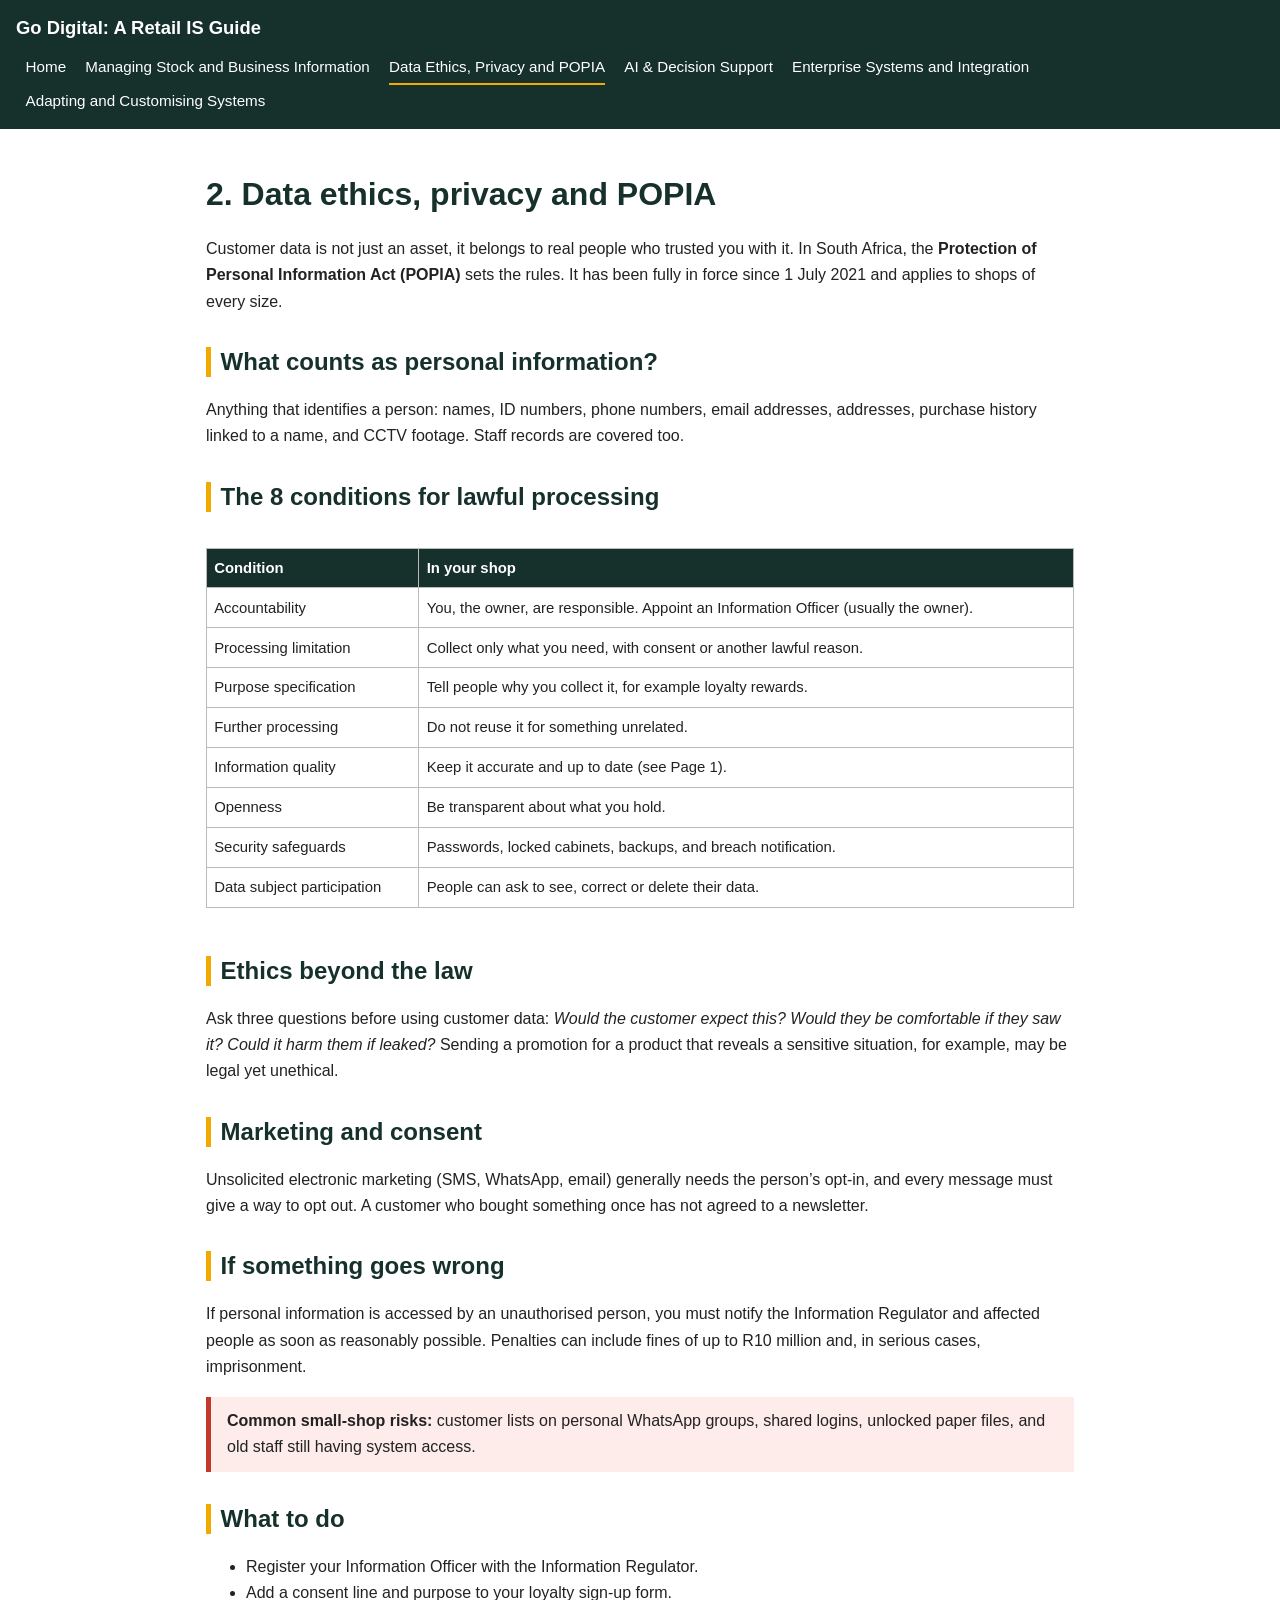
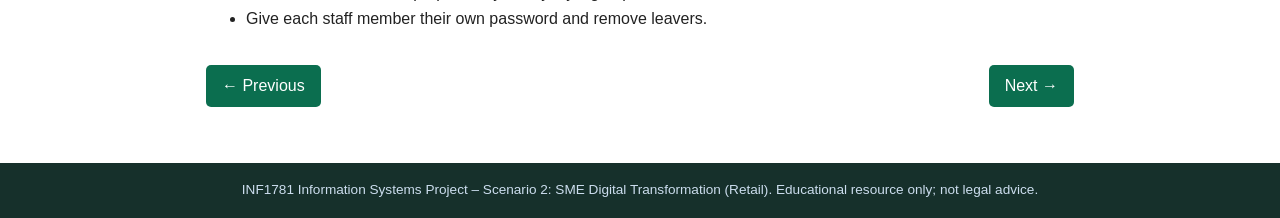
<file: site/popia.html>
<!DOCTYPE html>
<html lang="en"><head><meta charset="UTF-8"><meta name="viewport" content="width=device-width, initial-scale=1.0"><title>Ethics and POPIA | Go Digital Retail Guide</title><style>
:root{--g:#0b6e4f;--d:#16302b;--l:#f3f8f5;--a:#f2a900;--t:#222}
*{box-sizing:border-box}
body{font-family:Segoe UI,Arial,sans-serif;margin:0;color:var(--t);line-height:1.65;background:#fff}
header{background:var(--d);color:#fff;padding:.8rem 1rem;display:flex;flex-wrap:wrap;justify-content:space-between;align-items:center;gap:.5rem}
header strong{font-size:1.15rem}
nav{display:flex;flex-wrap:wrap}
nav a{color:#fff;text-decoration:none;margin:0 .6rem;padding:.2rem 0;font-size:.95rem}
nav a:hover,nav a.on{border-bottom:2px solid var(--a)}
.hero{background:var(--g);color:#fff;padding:3rem 1rem;text-align:center}
.hero h1{margin:0 0 .5rem;font-size:2.1rem}
main{max-width:900px;margin:auto;padding:1.5rem 1rem}
h1,h2,h3{color:var(--d);line-height:1.25}
h2{border-left:5px solid var(--a);padding-left:.6rem;margin-top:2rem}
.card{background:var(--l);border:1px solid #cfe3d8;border-radius:8px;padding:1rem;margin:1rem 0}
.grid{display:grid;grid-template-columns:repeat(auto-fit,minmax(250px,1fr));gap:1rem}
.grid a{text-decoration:none;color:inherit}
.grid .card:hover{border-color:var(--g);box-shadow:0 2px 8px #0002}
.tip{border-left:5px solid var(--g);background:#eaf6ef;padding:.7rem 1rem;margin:1rem 0}
.warn{border-left:5px solid #c0392b;background:#fdecea;padding:.7rem 1rem;margin:1rem 0}
table{border-collapse:collapse;width:100%;margin:1rem 0;font-size:.93rem}
th,td{border:1px solid #bbb;padding:.45rem;text-align:left}
th{background:var(--d);color:#fff}
.bad{background:#fdecea}
.bar{background:#ddd;border-radius:4px;margin:.3rem 0}
.bar div{background:var(--g);color:#fff;padding:.15rem .5rem;border-radius:4px;font-size:.85rem;white-space:nowrap}
.tbl{overflow-x:auto}
.pn{display:flex;justify-content:space-between;margin-top:2rem}
.pn a{background:var(--g);color:#fff;padding:.5rem 1rem;border-radius:5px;text-decoration:none}
footer{background:var(--d);color:#cde;text-align:center;padding:1rem;font-size:.85rem;margin-top:2rem}
</style></head><body>
<header><strong>Go Digital: A Retail IS Guide</strong><nav><a href="index.html">Home</a><a href="information-management.html">Managing Stock and Business Information</a><a href="popia.html" class=on>Data Ethics, Privacy and POPIA</a><a href="ai.html">AI &amp; Decision Support</a><a href="enterprise.html">Enterprise Systems and Integration</a><a href="customising.html">Adapting and Customising Systems</a></nav></header>
<main>
<h1>2. Data ethics, privacy and POPIA</h1>
<p>Customer data is not just an asset, it belongs to real people who trusted you with it. In South Africa, the <strong>Protection of Personal Information Act (POPIA)</strong> sets the rules. It has been fully in force since 1 July 2021 and applies to shops of every size.</p>
<h2>What counts as personal information?</h2>
<p>Anything that identifies a person: names, ID numbers, phone numbers, email addresses, addresses, purchase history linked to a name, and CCTV footage. Staff records are covered too.</p>
<h2>The 8 conditions for lawful processing</h2>
<div class="tbl"><table><tr><th>Condition</th><th>In your shop</th></tr>
<tr><td>Accountability</td><td>You, the owner, are responsible. Appoint an Information Officer (usually the owner).</td></tr>
<tr><td>Processing limitation</td><td>Collect only what you need, with consent or another lawful reason.</td></tr>
<tr><td>Purpose specification</td><td>Tell people why you collect it, for example loyalty rewards.</td></tr>
<tr><td>Further processing</td><td>Do not reuse it for something unrelated.</td></tr>
<tr><td>Information quality</td><td>Keep it accurate and up to date (see Page 1).</td></tr>
<tr><td>Openness</td><td>Be transparent about what you hold.</td></tr>
<tr><td>Security safeguards</td><td>Passwords, locked cabinets, backups, and breach notification.</td></tr>
<tr><td>Data subject participation</td><td>People can ask to see, correct or delete their data.</td></tr></table></div>
<h2>Ethics beyond the law</h2>
<p>Ask three questions before using customer data: <em>Would the customer expect this? Would they be comfortable if they saw it? Could it harm them if leaked?</em> Sending a promotion for a product that reveals a sensitive situation, for example, may be legal yet unethical.</p>
<h2>Marketing and consent</h2>
<p>Unsolicited electronic marketing (SMS, WhatsApp, email) generally needs the person&rsquo;s opt-in, and every message must give a way to opt out. A customer who bought something once has not agreed to a newsletter.</p>
<h2>If something goes wrong</h2>
<p>If personal information is accessed by an unauthorised person, you must notify the Information Regulator and affected people as soon as reasonably possible. Penalties can include fines of up to R10 million and, in serious cases, imprisonment.</p>
<div class="warn"><strong>Common small-shop risks:</strong> customer lists on personal WhatsApp groups, shared logins, unlocked paper files, and old staff still having system access.</div>
<h2>What to do</h2><ul><li>Register your Information Officer with the Information Regulator.</li><li>Add a consent line and purpose to your loyalty sign-up form.</li><li>Give each staff member their own password and remove leavers.</li></ul>
<div class="pn"><a href="information-management.html">&larr; Previous</a><a href="ai.html">Next &rarr;</a></div></main>
<footer>INF1781 Information Systems Project &ndash; Scenario 2: SME Digital Transformation (Retail). Educational resource only; not legal advice.</footer></body></html>
</file>
